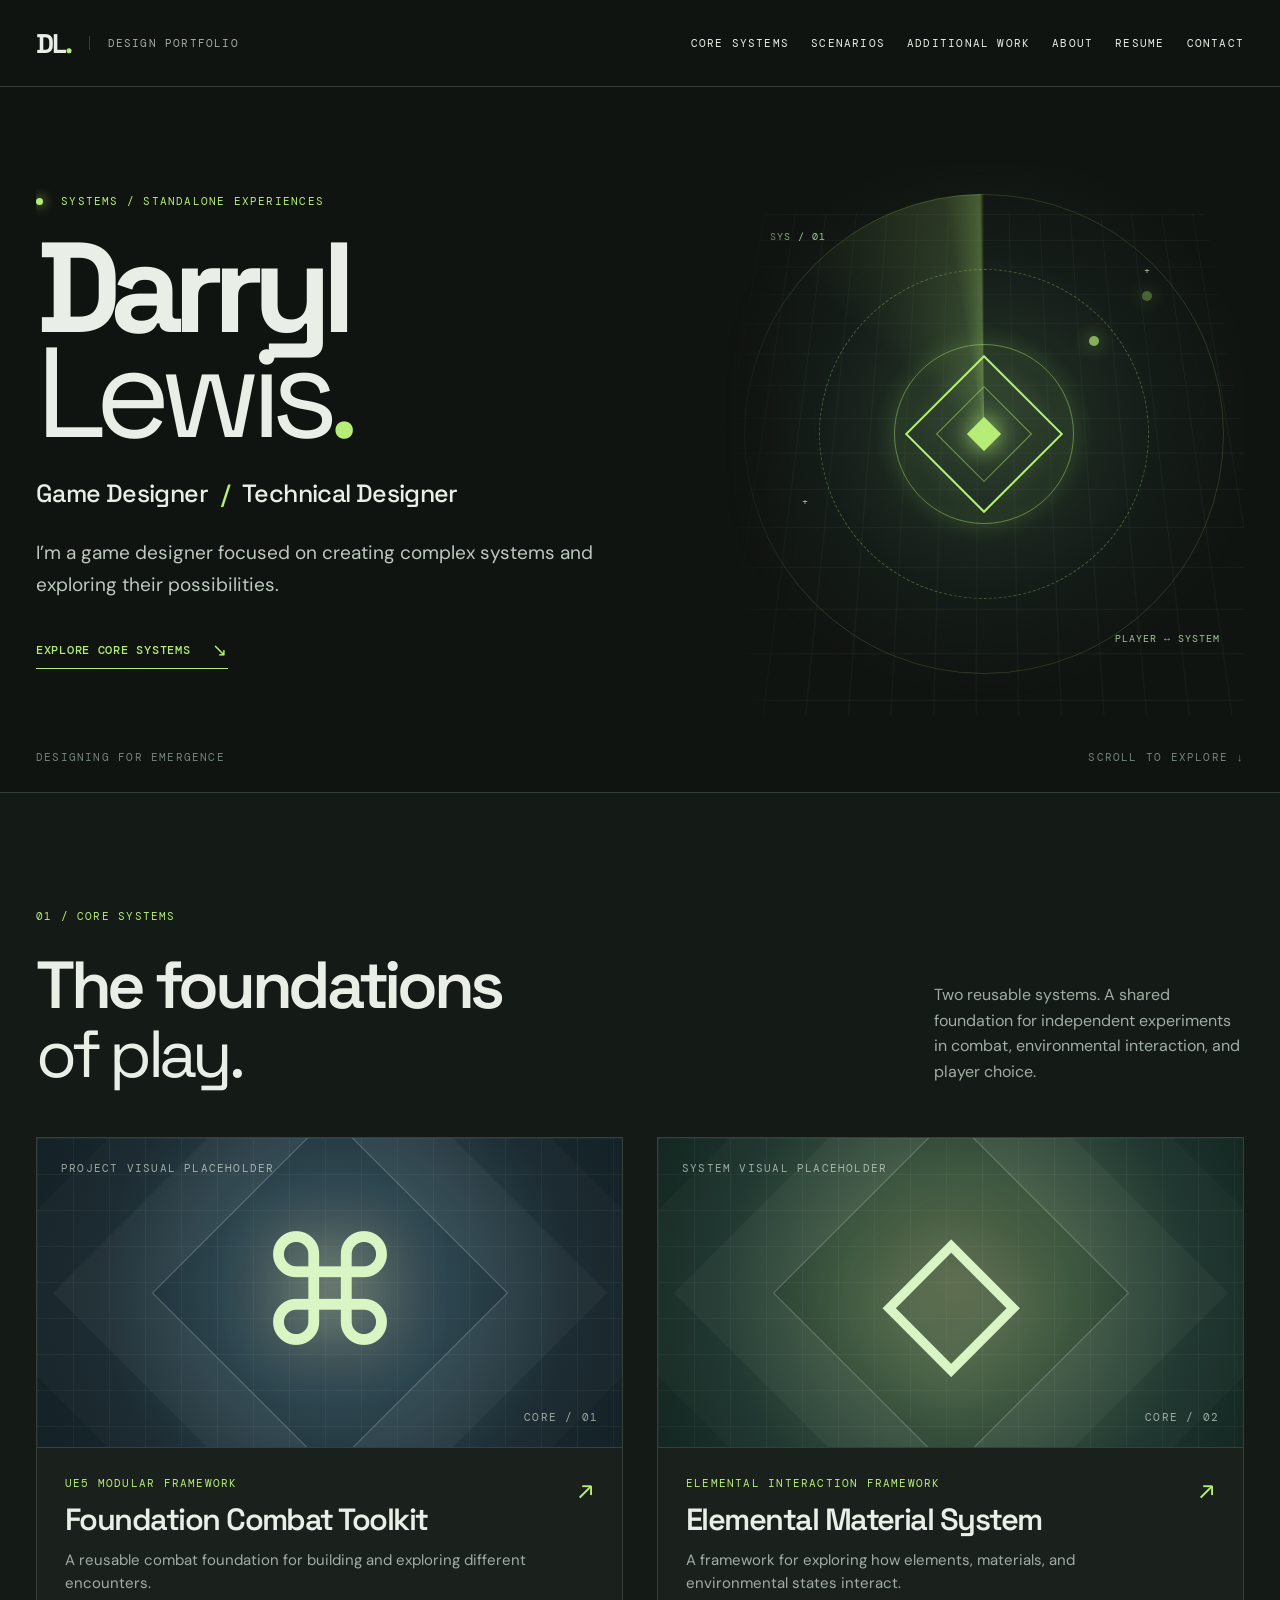
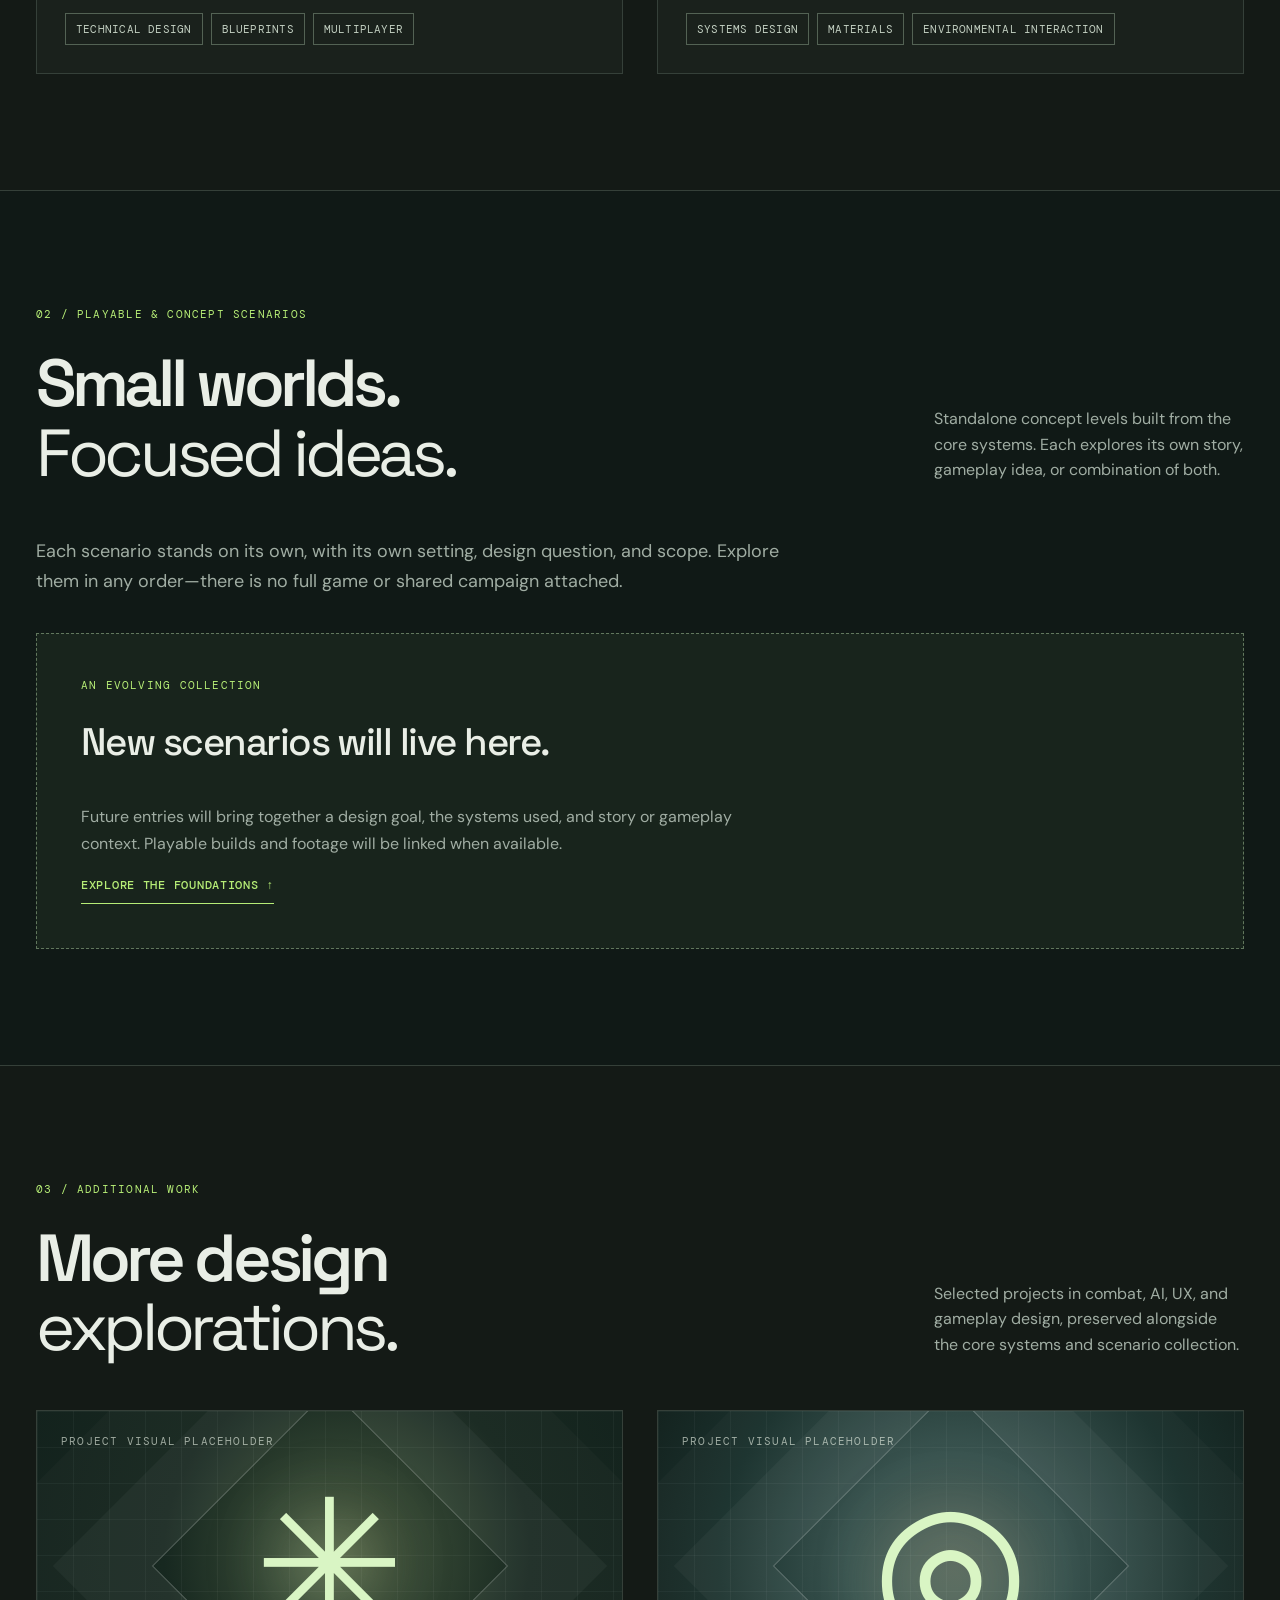
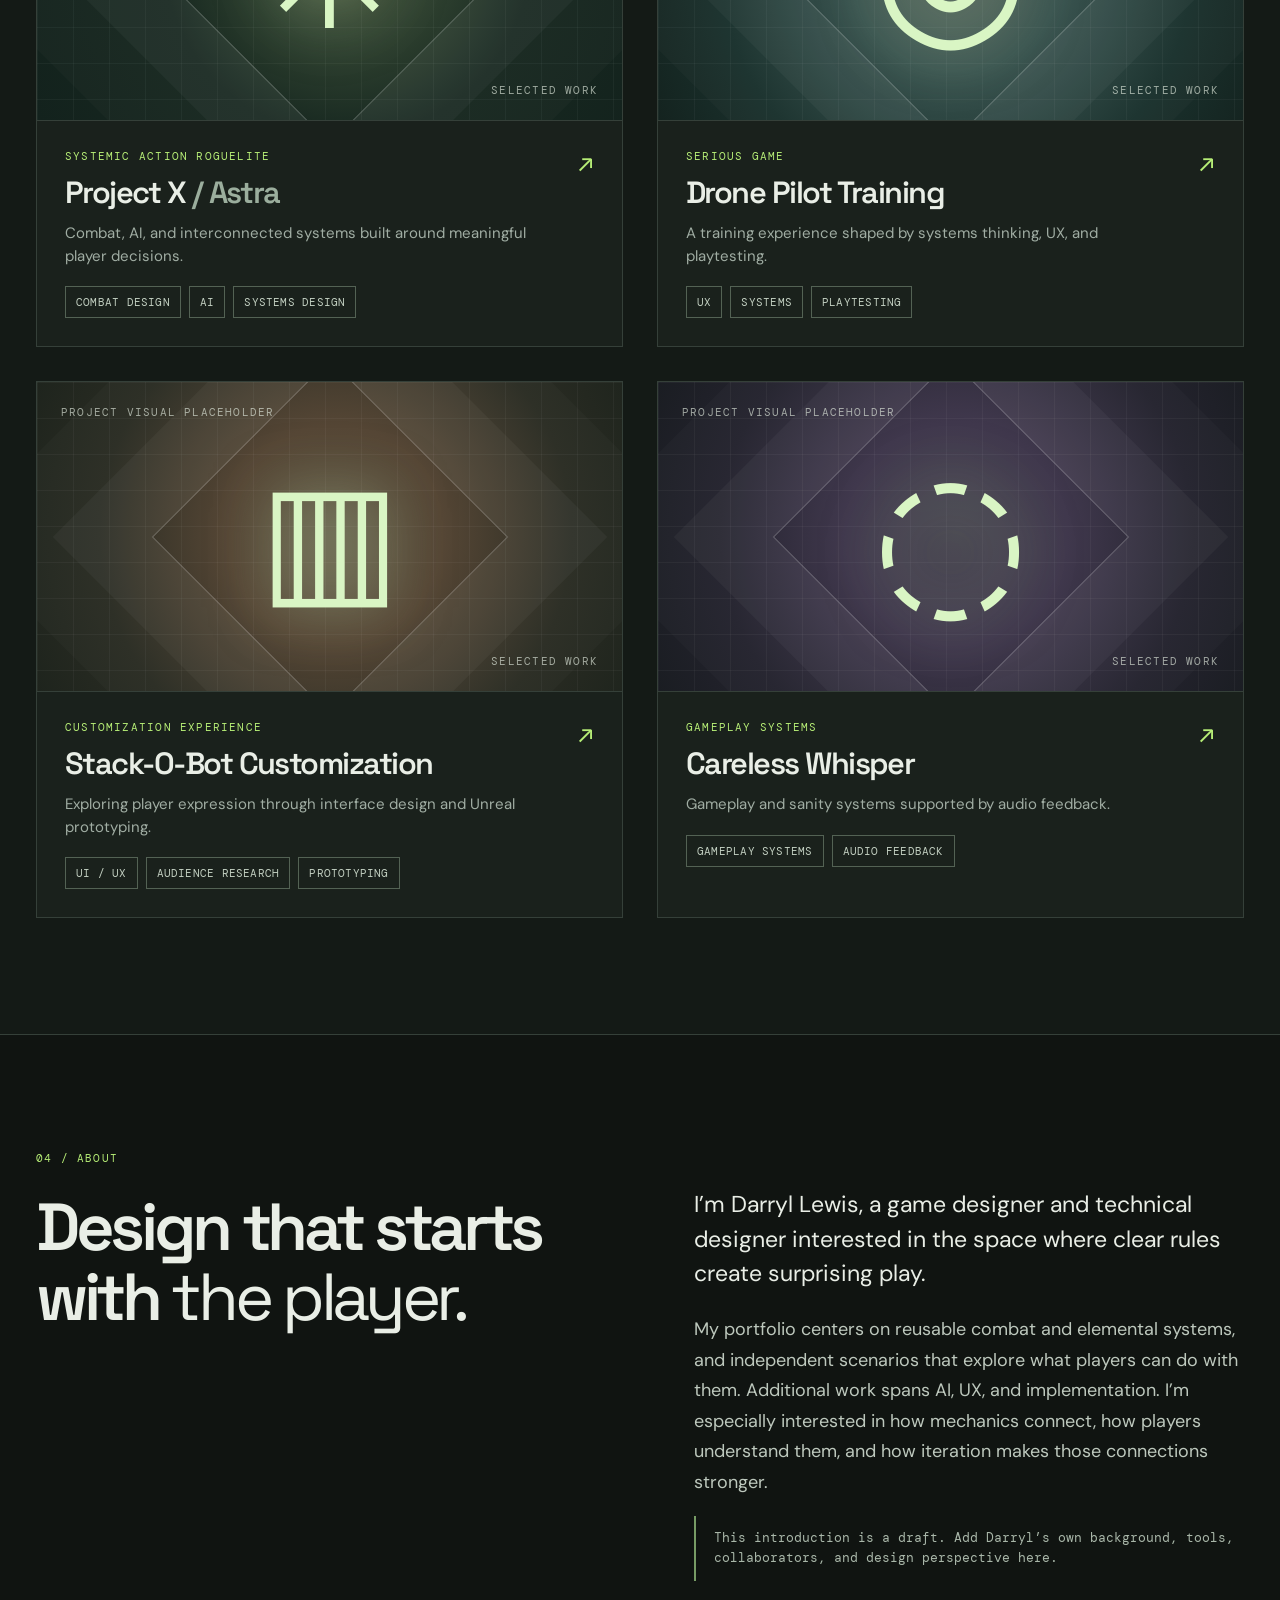
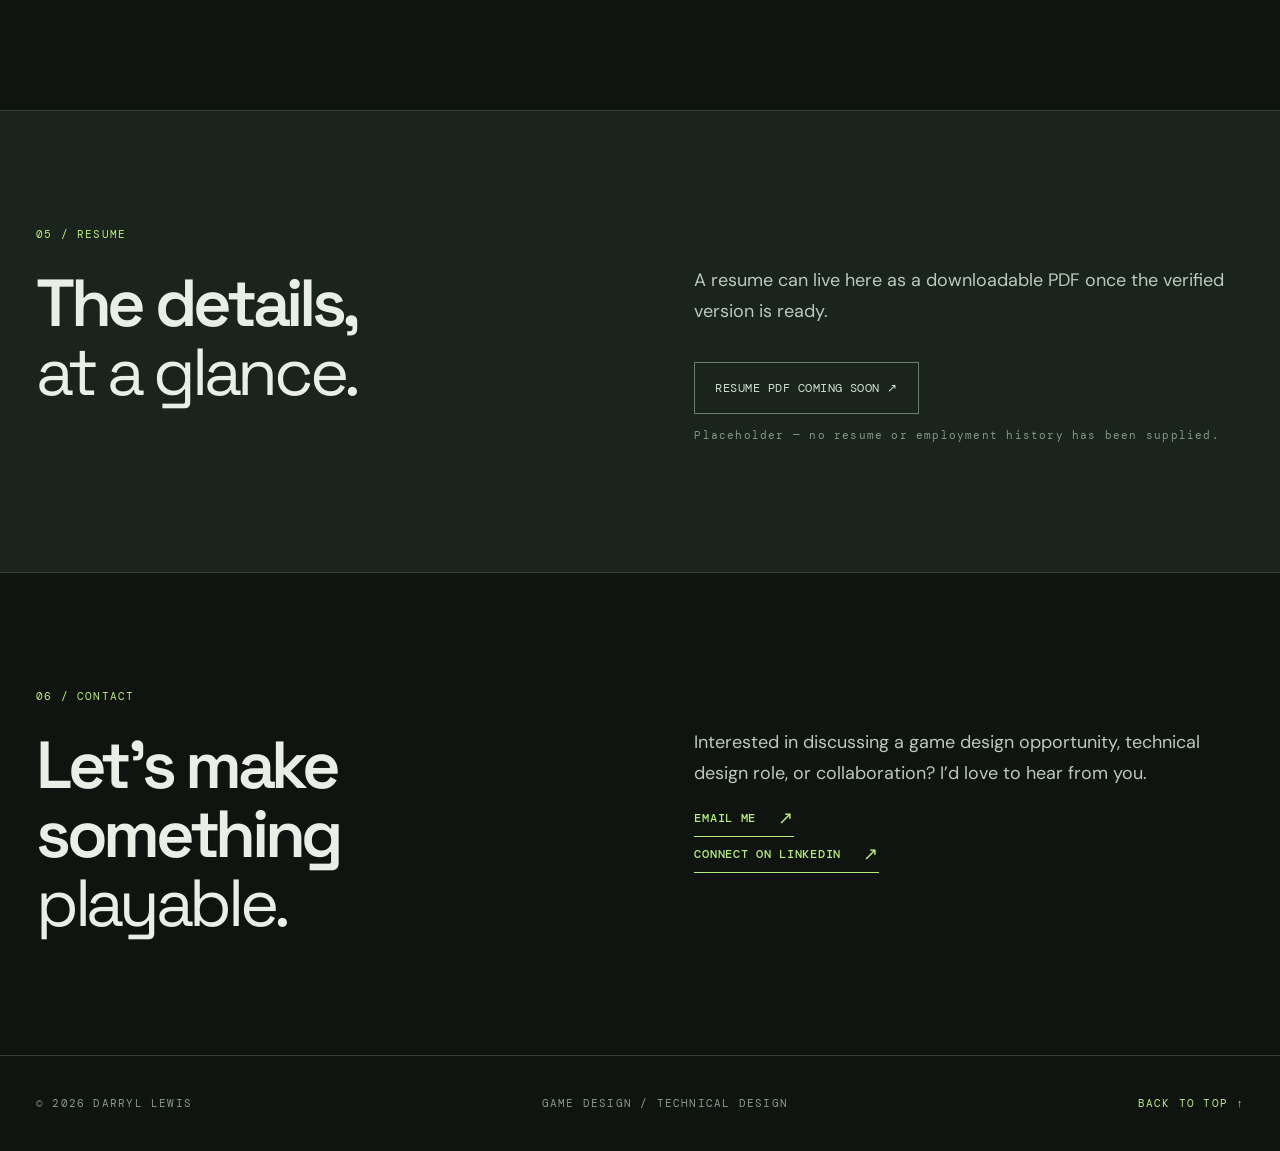
<file: index.html>
<!doctype html>
<html lang="en">
<head>
  <meta charset="utf-8">
  <meta name="viewport" content="width=device-width, initial-scale=1">
  <meta name="description" content="Darryl Lewis — Game Designer and Technical Designer. Reusable combat and elemental systems, standalone concept scenarios, and selected design work.">
  <title>Darryl Lewis — Game Designer / Technical Designer</title>
  <link rel="stylesheet" href="styles.css">
</head>
<body>
  <a class="skip-link" href="#main">Skip to content</a>
  <header class="site-header">
    <div class="shell header-inner">
      <a class="brand" href="index.html" aria-label="Darryl Lewis, home"><span class="brand-mark">DL<span class="brand-dot">.</span></span><span class="brand-label">DESIGN PORTFOLIO</span></a>
      <button class="menu-toggle" type="button" aria-expanded="false" aria-controls="site-nav" aria-label="Open navigation"><span></span><span></span></button>
      <nav class="site-nav" id="site-nav" aria-label="Main navigation"><a href="#systems">Core Systems</a><a href="#scenarios">Scenarios</a><a href="#additional-work">Additional Work</a><a href="#about">About</a><a href="#resume">Resume</a><a href="#contact">Contact</a></nav>
    </div>
  </header>

  <main id="main">
    <section class="hero shell" aria-labelledby="hero-title">
      <div class="hero-copy">
        <p class="eyebrow"><span class="status-light"></span> SYSTEMS / STANDALONE EXPERIENCES</p>
        <h1 id="hero-title">Darryl<br><em>Lewis<span class="accent">.</span></em></h1>
        <p class="hero-role">Game Designer <span aria-hidden="true">/</span> Technical Designer</p>
        <p class="hero-philosophy">I’m a game designer focused on creating complex systems and exploring their possibilities.</p>
        <a class="text-link" href="#systems">Explore core systems <span aria-hidden="true">↘</span></a>
      </div>
      <div class="hero-art" aria-hidden="true"><div class="art-grid"></div><div class="orbit orbit-one"></div><div class="orbit orbit-two"></div><div class="orbit orbit-three"></div><div class="art-core"></div><span class="art-coordinate coord-one">SYS / 01</span><span class="art-coordinate coord-two">PLAYER ↔ SYSTEM</span><span class="art-cross cross-one">+</span><span class="art-cross cross-two">+</span></div>
      <div class="hero-foot"><span>DESIGNING FOR EMERGENCE</span><span>SCROLL TO EXPLORE ↓</span></div>
    </section>

    <div id="work"></div>
    <section class="work-section section-pad" id="systems" aria-labelledby="systems-heading"><div class="shell">
      <div class="section-heading"><div><p class="eyebrow">01 / CORE SYSTEMS</p><h2 id="systems-heading">The foundations<br><em>of play.</em></h2></div><p>Two reusable systems. A shared foundation for independent experiments in combat, environmental interaction, and player choice.</p></div>
      <div class="project-grid"><a class="project-card" href="case-study.html?project=combat-toolkit"><div class="project-visual visual-combat"><span class="visual-label">PROJECT VISUAL PLACEHOLDER</span><span class="visual-glyph glyph-combat" aria-hidden="true">⌘</span><span class="visual-index">CORE / 01</span></div><div class="project-meta"><div><p class="project-type">UE5 MODULAR FRAMEWORK</p><h3>Foundation Combat Toolkit</h3><p class="project-desc">A reusable combat foundation for building and exploring different encounters.</p></div><span class="card-arrow" aria-hidden="true">↗</span></div><div class="tags"><span>Technical Design</span><span>Blueprints</span><span>Multiplayer</span></div></a><a class="project-card" href="case-study.html?project=elemental-material"><div class="project-visual visual-elemental"><span class="visual-label">SYSTEM VISUAL PLACEHOLDER</span><span class="visual-glyph" aria-hidden="true">◇</span><span class="visual-index">CORE / 02</span></div><div class="project-meta"><div><p class="project-type">ELEMENTAL INTERACTION FRAMEWORK</p><h3>Elemental Material System</h3><p class="project-desc">A framework for exploring how elements, materials, and environmental states interact.</p></div><span class="card-arrow" aria-hidden="true">↗</span></div><div class="tags"><span>Systems Design</span><span>Materials</span><span>Environmental Interaction</span></div></a></div>
    </div></section>
    <section class="scenario-section section-pad" id="scenarios" aria-labelledby="scenarios-heading"><div class="shell">
      <div class="section-heading"><div><p class="eyebrow">02 / PLAYABLE &amp; CONCEPT SCENARIOS</p><h2 id="scenarios-heading">Small worlds.<br><em>Focused ideas.</em></h2></div><p>Standalone concept levels built from the core systems. Each explores its own story, gameplay idea, or combination of both.</p></div>
      <p class="collection-intro">Each scenario stands on its own, with its own setting, design question, and scope. Explore them in any order—there is no full game or shared campaign attached.</p>
      <div class="project-grid" id="scenario-grid"></div>
      <div class="scenario-empty" id="scenario-empty"><p class="eyebrow">AN EVOLVING COLLECTION</p><h3>New scenarios will live here.</h3><p>Future entries will bring together a design goal, the systems used, and story or gameplay context. Playable builds and footage will be linked when available.</p><a class="text-link" href="#systems">Explore the foundations ↑</a></div>
      <noscript><p>Enable JavaScript to view scenario entries. The core systems and additional work are available below and above.</p></noscript>
    </div></section>
    <section class="work-section section-pad" id="additional-work" aria-labelledby="additional-heading"><div class="shell">
      <div class="section-heading"><div><p class="eyebrow">03 / ADDITIONAL WORK</p><h2 id="additional-heading">More design<br><em>explorations.</em></h2></div><p>Selected projects in combat, AI, UX, and gameplay design, preserved alongside the core systems and scenario collection.</p></div>
      <div class="project-grid"><a class="project-card" href="case-study.html?project=astra"><div class="project-visual visual-astra"><span class="visual-label">PROJECT VISUAL PLACEHOLDER</span><span class="visual-glyph glyph-astra" aria-hidden="true">✳</span><span class="visual-index">SELECTED WORK</span></div><div class="project-meta"><div><p class="project-type">SYSTEMIC ACTION ROGUELITE</p><h3>Project X <span class="muted">/ Astra</span></h3><p class="project-desc">Combat, AI, and interconnected systems built around meaningful player decisions.</p></div><span class="card-arrow" aria-hidden="true">↗</span></div><div class="tags"><span>Combat Design</span><span>AI</span><span>Systems Design</span></div></a>
<a class="project-card" href="case-study.html?project=drone-training"><div class="project-visual visual-drone"><span class="visual-label">PROJECT VISUAL PLACEHOLDER</span><span class="visual-glyph glyph-drone" aria-hidden="true">◎</span><span class="visual-index">SELECTED WORK</span></div><div class="project-meta"><div><p class="project-type">SERIOUS GAME</p><h3>Drone Pilot Training</h3><p class="project-desc">A training experience shaped by systems thinking, UX, and playtesting.</p></div><span class="card-arrow" aria-hidden="true">↗</span></div><div class="tags"><span>UX</span><span>Systems</span><span>Playtesting</span></div></a>
<a class="project-card" href="case-study.html?project=stack-o-bot"><div class="project-visual visual-stack"><span class="visual-label">PROJECT VISUAL PLACEHOLDER</span><span class="visual-glyph glyph-stack" aria-hidden="true">▥</span><span class="visual-index">SELECTED WORK</span></div><div class="project-meta"><div><p class="project-type">CUSTOMIZATION EXPERIENCE</p><h3>Stack-O-Bot Customization</h3><p class="project-desc">Exploring player expression through interface design and Unreal prototyping.</p></div><span class="card-arrow" aria-hidden="true">↗</span></div><div class="tags"><span>UI / UX</span><span>Audience Research</span><span>Prototyping</span></div></a>
<a class="project-card" href="case-study.html?project=careless-whisper"><div class="project-visual visual-whisper"><span class="visual-label">PROJECT VISUAL PLACEHOLDER</span><span class="visual-glyph glyph-whisper" aria-hidden="true">◌</span><span class="visual-index">SELECTED WORK</span></div><div class="project-meta"><div><p class="project-type">GAMEPLAY SYSTEMS</p><h3>Careless Whisper</h3><p class="project-desc">Gameplay and sanity systems supported by audio feedback.</p></div><span class="card-arrow" aria-hidden="true">↗</span></div><div class="tags"><span>Gameplay Systems</span><span>Audio Feedback</span></div></a></div>
    </div></section>

    <section class="about-section section-pad" id="about" aria-labelledby="about-heading"><div class="shell about-grid"><div><p class="eyebrow">04 / ABOUT</p><h2 id="about-heading">Design that starts with <em>the player.</em></h2></div><div class="about-copy"><p>I’m Darryl Lewis, a game designer and technical designer interested in the space where clear rules create surprising play.</p><p>My portfolio centers on reusable combat and elemental systems, and independent scenarios that explore what players can do with them. Additional work spans AI, UX, and implementation. I’m especially interested in how mechanics connect, how players understand them, and how iteration makes those connections stronger.</p><p class="placeholder-note">This introduction is a draft. Add Darryl’s own background, tools, collaborators, and design perspective here.</p></div></div></section>
    <section class="resume-section section-pad" id="resume" aria-labelledby="resume-heading"><div class="shell callout-grid"><div><p class="eyebrow">05 / RESUME</p><h2 id="resume-heading">The details,<br><em>at a glance.</em></h2></div><div><p>A resume can live here as a downloadable PDF once the verified version is ready.</p><span class="disabled-button" aria-label="Resume PDF coming soon">Resume PDF coming soon ↗</span><p class="small-note">Placeholder — no resume or employment history has been supplied.</p></div></div></section>
    <section class="contact-section section-pad" id="contact" aria-labelledby="contact-heading"><div class="shell callout-grid"><div><p class="eyebrow">06 / CONTACT</p><h2 id="contact-heading">Let’s make something <em>playable.</em></h2></div><div><p>Interested in discussing a game design opportunity, technical design role, or collaboration? I’d love to hear from you.</p><a class="text-link" href="mailto:darryl.a.lewis.366@gmail.com">Email me <span aria-hidden="true">↗</span></a><p><a class="text-link" href="https://www.linkedin.com/in/darryl-lewis-7a26961a0/" target="_blank" rel="noopener noreferrer">Connect on LinkedIn <span aria-hidden="true">↗</span></a></p></div></div></section>
  </main>
  <footer class="site-footer"><div class="shell footer-inner"><span>© <span id="year">2026</span> DARRYL LEWIS</span><span>GAME DESIGN / TECHNICAL DESIGN</span><a href="#main">BACK TO TOP ↑</a></div></footer>
  <script src="main.js"></script><script src="scenarios.js"></script>
</body>
</html>
</file>
<file: styles.css>
@import url('https://fonts.googleapis.com/css2?family=DM+Mono:wght@400;500&family=DM+Sans:wght@400;500;600;700&family=Space+Grotesk:wght@400;500;600;700&display=swap');
:root{--bg:#101411;--panel:#171c18;--panel2:#1c241e;--line:#354039;--text:#e9eee6;--muted:#a0ada3;--accent:#b6ed76;--mono:'DM Mono',monospace;--head:'Space Grotesk',sans-serif;--body:'DM Sans',sans-serif}
*{box-sizing:border-box}html{scroll-behavior:smooth}body{margin:0;background:var(--bg);color:var(--text);font-family:var(--body);-webkit-font-smoothing:antialiased}a{color:inherit;text-decoration:none}button{font:inherit}::selection{background:var(--accent);color:var(--bg)}.shell{width:min(100% - 72px,1320px);margin-inline:auto}.skip-link{position:absolute;z-index:30;top:-100px;left:20px;background:var(--accent);color:var(--bg);padding:12px}.skip-link:focus{top:10px}:focus-visible{outline:2px solid var(--accent);outline-offset:4px}.site-header{position:relative;z-index:10;border-bottom:1px solid var(--line);background:rgba(16,20,17,.96)}.header-inner{height:86px;display:flex;align-items:center;justify-content:space-between}.brand{display:flex;align-items:center;gap:18px}.brand-mark{font:700 27px/1 var(--head);letter-spacing:-.08em}.brand-dot,.accent{color:var(--accent)}.brand-label,.eyebrow,.site-nav,.hero-foot,.visual-label,.visual-index,.project-type,.tags,.small-note,.site-footer,.back-link,.case-type,.case-number,.case-end{font-family:var(--mono);font-size:11px;letter-spacing:.11em}.brand-label{padding-left:18px;border-left:1px solid var(--line);color:var(--muted)}.site-nav{display:flex;gap:40px;text-transform:uppercase}.site-nav a{transition:color .2s}.site-nav a:hover,.site-nav a:focus{color:var(--accent)}.menu-toggle{display:none}.hero{position:relative;min-height:705px;display:grid;grid-template-columns:1fr 43%;align-items:center;overflow:hidden}.hero-copy{position:relative;z-index:2;padding:84px 0 100px}.eyebrow{color:var(--accent);text-transform:uppercase;margin:0 0 28px}.status-light{display:inline-block;width:7px;height:7px;margin-right:10px;background:var(--accent);border-radius:50%;box-shadow:0 0 12px var(--accent)}h1,h2,h3,p{margin-top:0}.hero h1{font:700 clamp(76px,10vw,154px)/.82 var(--head);letter-spacing:-.085em;margin:0 0 31px}.hero h1 em,h2 em{font-weight:400;font-style:normal}.hero-role{font:500 clamp(18px,2vw,25px)/1.3 var(--head);letter-spacing:-.025em;margin-bottom:28px}.hero-role span{color:var(--accent);padding:0 8px}.hero-philosophy{max-width:580px;color:#bdc8bd;font-size:19px;line-height:1.65;margin-bottom:38px}.text-link{display:inline-flex;gap:22px;align-items:center;color:var(--accent);font:500 12px var(--mono);letter-spacing:.06em;text-transform:uppercase;border-bottom:1px solid var(--accent);padding-bottom:10px}.text-link span{font-size:18px;line-height:0}.hero-art{height:550px;position:relative;overflow:hidden;background:radial-gradient(circle at 50% 47%,#26382b 0,#151d18 42%,transparent 70%);mask-image:linear-gradient(90deg,transparent,#000 14%)}.art-grid{position:absolute;inset:0;background-image:linear-gradient(#77937812 1px,transparent 1px),linear-gradient(90deg,#77937812 1px,transparent 1px);background-size:36px 36px;transform:perspective(400px) rotateX(15deg)}.orbit{position:absolute;border:1px solid #afeb777a;border-radius:50%;left:50%;top:49%;transform:translate(-50%,-50%)}.orbit-one{width:180px;height:180px;box-shadow:0 0 25px #b6ed7622,inset 0 0 25px #b6ed761c}.orbit-two{width:330px;height:330px;border-style:dashed;opacity:.7}.orbit-three{width:480px;height:480px;opacity:.34}.orbit-two:after,.orbit-three:after{content:'';position:absolute;width:10px;height:10px;border-radius:50%;background:var(--accent);top:20%;right:15%;box-shadow:0 0 18px var(--accent)}.art-core{position:absolute;width:112px;height:112px;left:50%;top:49%;transform:translate(-50%,-50%) rotate(45deg);border:2px solid var(--accent);background:linear-gradient(135deg,#b6ed761c,#b6ed7605);box-shadow:0 0 50px #b6ed7633}.art-core:before,.art-core:after{content:'';position:absolute;inset:20px;border:1px solid #b6ed7688}.art-core:after{inset:42px;background:var(--accent);box-shadow:0 0 25px var(--accent)}.art-coordinate,.art-cross{position:absolute;color:#a5c69b;font:10px var(--mono);letter-spacing:.1em}.coord-one{top:65px;left:45px}.coord-two{right:24px;bottom:70px}.cross-one{left:15%;top:60%}.cross-two{right:18%;top:18%}.hero-foot{position:absolute;bottom:28px;left:0;right:0;display:flex;justify-content:space-between;color:#748378}.section-pad{padding:116px 0}.work-section{border-top:1px solid var(--line);background:#141a16}.section-heading{display:flex;align-items:end;justify-content:space-between;gap:40px;margin-bottom:48px}.section-heading h2,.about-grid h2,.callout-grid h2{font:600 clamp(44px,5.2vw,72px)/1.04 var(--head);letter-spacing:-.065em;margin:0}.section-heading>p{max-width:310px;color:var(--muted);font-size:16px;line-height:1.6;margin:0 0 5px}.project-grid{display:grid;grid-template-columns:repeat(2,minmax(0,1fr));gap:34px}.project-card{display:block;border:1px solid var(--line);background:#1a211c;transition:transform .25s,border-color .25s,background .25s}.project-card:hover{transform:translateY(-5px);border-color:#91b77b;background:#202a22}.project-card.featured{grid-column:span 2}.project-visual{height:310px;position:relative;overflow:hidden;display:flex;align-items:center;justify-content:center;border-bottom:1px solid var(--line)}.featured .project-visual{height:430px}.visual-astra{background:radial-gradient(circle at 53% 46%,#79915a66 0,#324432 24%,#172820 52%,#13221d 100%)}.visual-combat{background:radial-gradient(circle at 51% 49%,#8194a26b,#2e4650 33%,#17282e 70%,#142126)}.visual-drone{background:radial-gradient(circle at 51% 49%,#879c9670,#3a5450 32%,#1a312d 70%,#14231f)}.visual-stack{background:radial-gradient(circle at 51% 49%,#a88c6970,#554635 32%,#2a2c23 70%,#1e241d)}.visual-whisper{background:radial-gradient(circle at 51% 49%,#897c9a6c,#40384d 33%,#24232e 70%,#1a1d22)}.project-visual:before{content:'';position:absolute;inset:0;background-image:linear-gradient(#ffffff0a 1px,transparent 1px),linear-gradient(90deg,#ffffff0a 1px,transparent 1px);background-size:36px 36px}.project-visual:after{content:'';position:absolute;width:250px;height:250px;border:1px solid #ffffff42;transform:rotate(45deg);box-shadow:0 0 0 70px #ffffff09,0 0 0 140px #ffffff05}.featured .project-visual:after{width:320px;height:320px}.visual-label,.visual-index{position:absolute;z-index:1;color:#e3ece1a6}.visual-label{left:24px;top:23px}.visual-index{right:24px;bottom:23px}.visual-glyph{position:relative;z-index:1;color:#d9f5c4;font:400 180px/.8 var(--head);text-shadow:0 0 60px #d9f5c480}.featured .visual-glyph{font-size:240px}.glyph-combat,.glyph-stack{font-size:150px}.project-meta{display:flex;justify-content:space-between;gap:20px;padding:28px 28px 5px}.project-type{color:var(--accent);text-transform:uppercase;margin-bottom:12px}.project-meta h3{font:600 clamp(24px,2.4vw,34px)/1.14 var(--head);letter-spacing:-.05em;margin-bottom:12px}.project-meta h3 .muted{color:#9bae9d}.project-desc{color:var(--muted);font-size:15px;line-height:1.5;max-width:480px;margin-bottom:14px}.card-arrow{font:26px var(--head);color:var(--accent);line-height:1}.tags{display:flex;flex-wrap:wrap;gap:8px;padding:0 28px 28px;letter-spacing:.02em;text-transform:uppercase}.tags span{border:1px solid #536254;color:#c2cfc1;padding:8px 10px}.about-section{border-top:1px solid var(--line)}.about-grid,.callout-grid{display:grid;grid-template-columns:1fr 1fr;gap:9%}.about-copy{padding-top:36px}.about-copy p,.callout-grid>div:last-child>p{color:#bdc8bd;font-size:18px;line-height:1.7}.about-copy p:first-child{color:var(--text);font-size:23px;line-height:1.5}.placeholder-note{border-left:2px solid #779b65;padding:12px 0 12px 18px;color:#a9b7a9!important;font:13px/1.6 var(--mono)!important}.resume-section{background:#1a231c;border-top:1px solid var(--line)}.contact-section{border-top:1px solid var(--line)}.callout-grid>div:last-child{padding-top:38px}.disabled-button{display:inline-block;margin:18px 0 12px;border:1px solid #6d7c6a;padding:17px 20px;color:#d1dfce;font:12px var(--mono);letter-spacing:.04em;text-transform:uppercase}.small-note{color:#879687!important;font-size:11px!important}.site-footer{border-top:1px solid var(--line);color:#89988a}.footer-inner{min-height:95px;display:flex;align-items:center;justify-content:space-between;gap:20px}.site-footer a{color:var(--accent)}
/* Case studies */
.case-main{padding-top:48px}.back-link{color:var(--accent);text-transform:uppercase}.case-header{padding:76px 0 54px}.case-header .eyebrow{margin-bottom:32px}.case-type{color:var(--accent);text-transform:uppercase;margin-bottom:16px}.case-header h1{font:600 clamp(52px,8vw,112px)/.95 var(--head);letter-spacing:-.075em;max-width:1040px;margin-bottom:27px}.case-summary{max-width:680px;color:#b6c3b7;font-size:22px;line-height:1.5}.case-header .tags{padding:12px 0 0}.case-hero-visual{height:min(55vw,590px);min-height:350px}.case-hero-visual .visual-glyph{font-size:clamp(170px,22vw,320px)}.case-intro{display:grid;grid-template-columns:1fr 2fr;gap:5%;padding:100px 0 75px;border-bottom:1px solid var(--line)}.case-intro p:last-child{font-size:21px;line-height:1.6;color:#c2cec2;max-width:780px}.case-sections{padding-bottom:50px}.case-section{display:grid;grid-template-columns:80px minmax(200px,1fr) minmax(320px,1.5fr);gap:25px;padding:52px 0;border-bottom:1px solid var(--line);align-items:start}.case-number{color:var(--accent);padding-top:10px}.case-section h2{font:500 clamp(28px,3vw,42px)/1.1 var(--head);letter-spacing:-.05em;margin:0}.case-section .placeholder-note{margin:0}.case-end{display:flex;justify-content:space-between;align-items:center;gap:20px;color:#869886;padding:45px 0 120px}.not-found{min-height:60vh;padding:100px 0}.not-found h1{font:600 clamp(40px,6vw,70px) var(--head);letter-spacing:-.05em}
@media(max-width:900px){.shell{width:min(100% - 44px,1320px)}.hero{min-height:650px;grid-template-columns:1fr 36%}.hero-art{opacity:.6}.hero h1{font-size:clamp(70px,11vw,110px)}.section-pad{padding:86px 0}.case-section{grid-template-columns:45px 1fr}.case-section .placeholder-note{grid-column:2}}
@media(max-width:650px){.shell{width:min(100% - 36px,1320px)}.header-inner{height:70px}.brand-label{font-size:9px}.menu-toggle{display:flex;width:42px;height:42px;flex-direction:column;justify-content:center;gap:6px;align-items:center;border:1px solid var(--line);background:transparent;color:var(--text);cursor:pointer}.menu-toggle span{width:18px;height:1px;background:currentColor}.site-nav{display:none;position:absolute;top:70px;left:0;right:0;padding:20px 18px 28px;background:#1b231d;border-bottom:1px solid var(--line);flex-direction:column;gap:0}.site-nav.open{display:flex}.site-nav a{padding:14px;border-bottom:1px solid var(--line)}.hero{min-height:680px;display:block}.hero-copy{padding:94px 0 120px}.hero h1{font-size:clamp(68px,16vw,105px)}.hero-role{font-size:18px}.hero-philosophy{font-size:17px}.hero-art{position:absolute;right:-130px;top:120px;width:420px;height:420px;opacity:.28}.hero-foot{font-size:9px}.section-heading,.about-grid,.callout-grid{display:block}.section-heading>p{margin-top:25px}.project-grid{grid-template-columns:1fr;gap:22px}.project-card.featured{grid-column:auto}.project-visual,.featured .project-visual{height:270px}.visual-glyph,.featured .visual-glyph{font-size:140px}.project-visual:after,.featured .project-visual:after{width:200px;height:200px}.project-meta{padding:22px 20px 5px}.tags{padding:0 20px 22px}.about-copy,.callout-grid>div:last-child{padding-top:35px}.footer-inner{min-height:115px;flex-wrap:wrap;justify-content:space-between;align-content:center;font-size:9px}.footer-inner span:nth-child(2){display:none}.case-header{padding:65px 0 45px}.case-header h1{font-size:clamp(50px,12vw,76px)}.case-summary{font-size:18px}.case-hero-visual{height:340px;min-height:0}.case-intro{display:block;padding:70px 0 50px}.case-intro p:last-child{font-size:18px}.case-section{grid-template-columns:35px 1fr;gap:10px;padding:38px 0}.case-section h2{font-size:28px}.case-end{padding-bottom:80px}.visual-label,.visual-index{font-size:9px}}
@media(prefers-reduced-motion:reduce){html{scroll-behavior:auto}*,*:before,*:after{transition:none!important;animation:none!important}}

/* Systems and independent scenario collection */
.site-nav{gap:22px}.scenario-section{border-top:1px solid var(--line);background:#101916}.visual-elemental{background:radial-gradient(circle at 51% 49%,#a5bc806b,#405a41 33%,#1c342d 70%,#142621)}.collection-intro{max-width:760px;color:var(--muted);font-size:18px;line-height:1.7;margin-bottom:36px}.scenario-empty{border:1px dashed #61775d;padding:44px;background:#18241c}.scenario-empty h3{font:500 clamp(26px,3vw,40px)/1.15 var(--head);letter-spacing:-.04em}.scenario-empty>p:not(.eyebrow){max-width:690px;line-height:1.7;color:var(--muted)}[hidden]{display:none!important}#scenario-grid:empty{display:none}.scenario-section .project-grid{margin-bottom:30px}.scenario-status{color:var(--accent)}
@media(min-width:651px) and (max-width:1000px){.brand-label{display:none}.site-nav{gap:16px;font-size:10px}}
@media(max-width:650px){.scenario-empty{padding:28px 22px}}

/* Museum download */
.case-download{margin-top:32px}.download-button{display:inline-flex;align-items:center;justify-content:center;gap:20px;max-width:100%;padding:18px 24px;border:1px solid var(--accent);background:var(--accent);color:var(--bg);font:500 13px/1.5 var(--mono);letter-spacing:.02em;text-align:center;transition:background .2s,color .2s}.download-button:hover{background:var(--bg);color:var(--accent)}.download-button span{font-size:20px}.case-download .small-note{margin:12px 0 0}

/* Hero radar animation — preserves the original CSS art. */
@media (prefers-reduced-motion: no-preference) {
  .hero-art::before {
    content: '';
    position: absolute;
    width: 480px;
    height: 480px;
    left: 50%;
    top: 49%;
    border-radius: 50%;
    background: conic-gradient(from 0deg, transparent 0deg, transparent 285deg, #b6ed7600 310deg, #b6ed7626 350deg, #b6ed7655 359deg, transparent 360deg);
    transform: translate(-50%, -50%);
    animation: radar-sweep 14s linear infinite;
    pointer-events: none;
  }
  .hero-art .orbit-two {
    animation: radar-orbit 42s linear infinite;
  }
  .hero-art .orbit-three {
    animation: radar-orbit-reverse 70s linear infinite;
  }
  .hero-art .art-core {
    animation: radar-core-pulse 5s ease-in-out infinite;
  }
  .hero-art .orbit-one {
    animation: radar-ring-pulse 6s ease-in-out infinite;
  }
}
@keyframes radar-sweep {
  from { transform: translate(-50%, -50%) rotate(0deg); }
  to { transform: translate(-50%, -50%) rotate(360deg); }
}
@keyframes radar-orbit {
  from { transform: translate(-50%, -50%) rotate(0deg); }
  to { transform: translate(-50%, -50%) rotate(360deg); }
}
@keyframes radar-orbit-reverse {
  from { transform: translate(-50%, -50%) rotate(360deg); }
  to { transform: translate(-50%, -50%) rotate(0deg); }
}
@keyframes radar-core-pulse {
  0%, 100% { transform: translate(-50%, -50%) rotate(45deg) scale(1); box-shadow: 0 0 35px #b6ed7626; }
  50% { transform: translate(-50%, -50%) rotate(45deg) scale(1.045); box-shadow: 0 0 65px #b6ed7650; }
}
@keyframes radar-ring-pulse {
  0%, 100% { opacity: .75; box-shadow: 0 0 18px #b6ed761a, inset 0 0 18px #b6ed7615; }
  50% { opacity: 1; box-shadow: 0 0 35px #b6ed7636, inset 0 0 30px #b6ed7626; }
}
</file>
